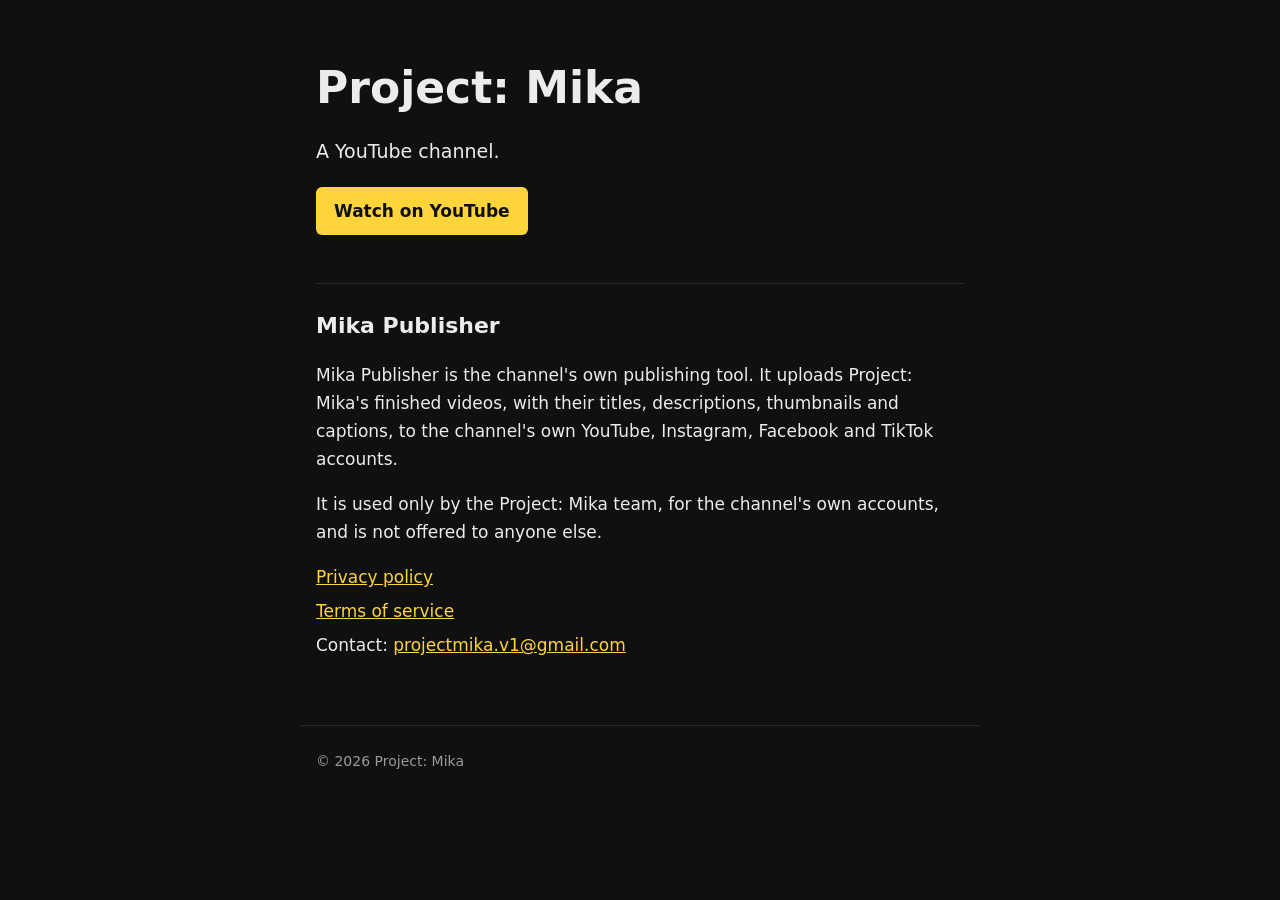
<file: index.html>
<!doctype html>
<html lang="en">
<head>
<meta charset="utf-8">
<meta name="viewport" content="width=device-width, initial-scale=1">
<title>Project: Mika</title>
<meta name="description" content="Project: Mika, a YouTube channel, and Mika Publisher, its publishing tool.">
<link rel="stylesheet" href="style.css">
</head>
<body>
<main>
  <h1>Project: Mika</h1>
  <p class="lead">A YouTube channel.</p>
  <p><a class="button" href="https://www.youtube.com/channel/UCwLaRNS15XTqfv-XRpJlyig">Watch on YouTube</a></p>

  <h2>Mika Publisher</h2>
  <p>Mika Publisher is the channel's own publishing tool. It uploads Project: Mika's finished videos, with their titles, descriptions, thumbnails and captions, to the channel's own YouTube, Instagram, Facebook and TikTok accounts.</p>
  <p>It is used only by the Project: Mika team, for the channel's own accounts, and is not offered to anyone else.</p>
  <ul class="links">
    <li><a href="privacy.html">Privacy policy</a></li>
    <li><a href="terms.html">Terms of service</a></li>
    <li>Contact: <a href="mailto:projectmika.v1@gmail.com">projectmika.v1@gmail.com</a></li>
  </ul>
</main>
<footer>© 2026 Project: Mika</footer>
</body>
</html>
</file>
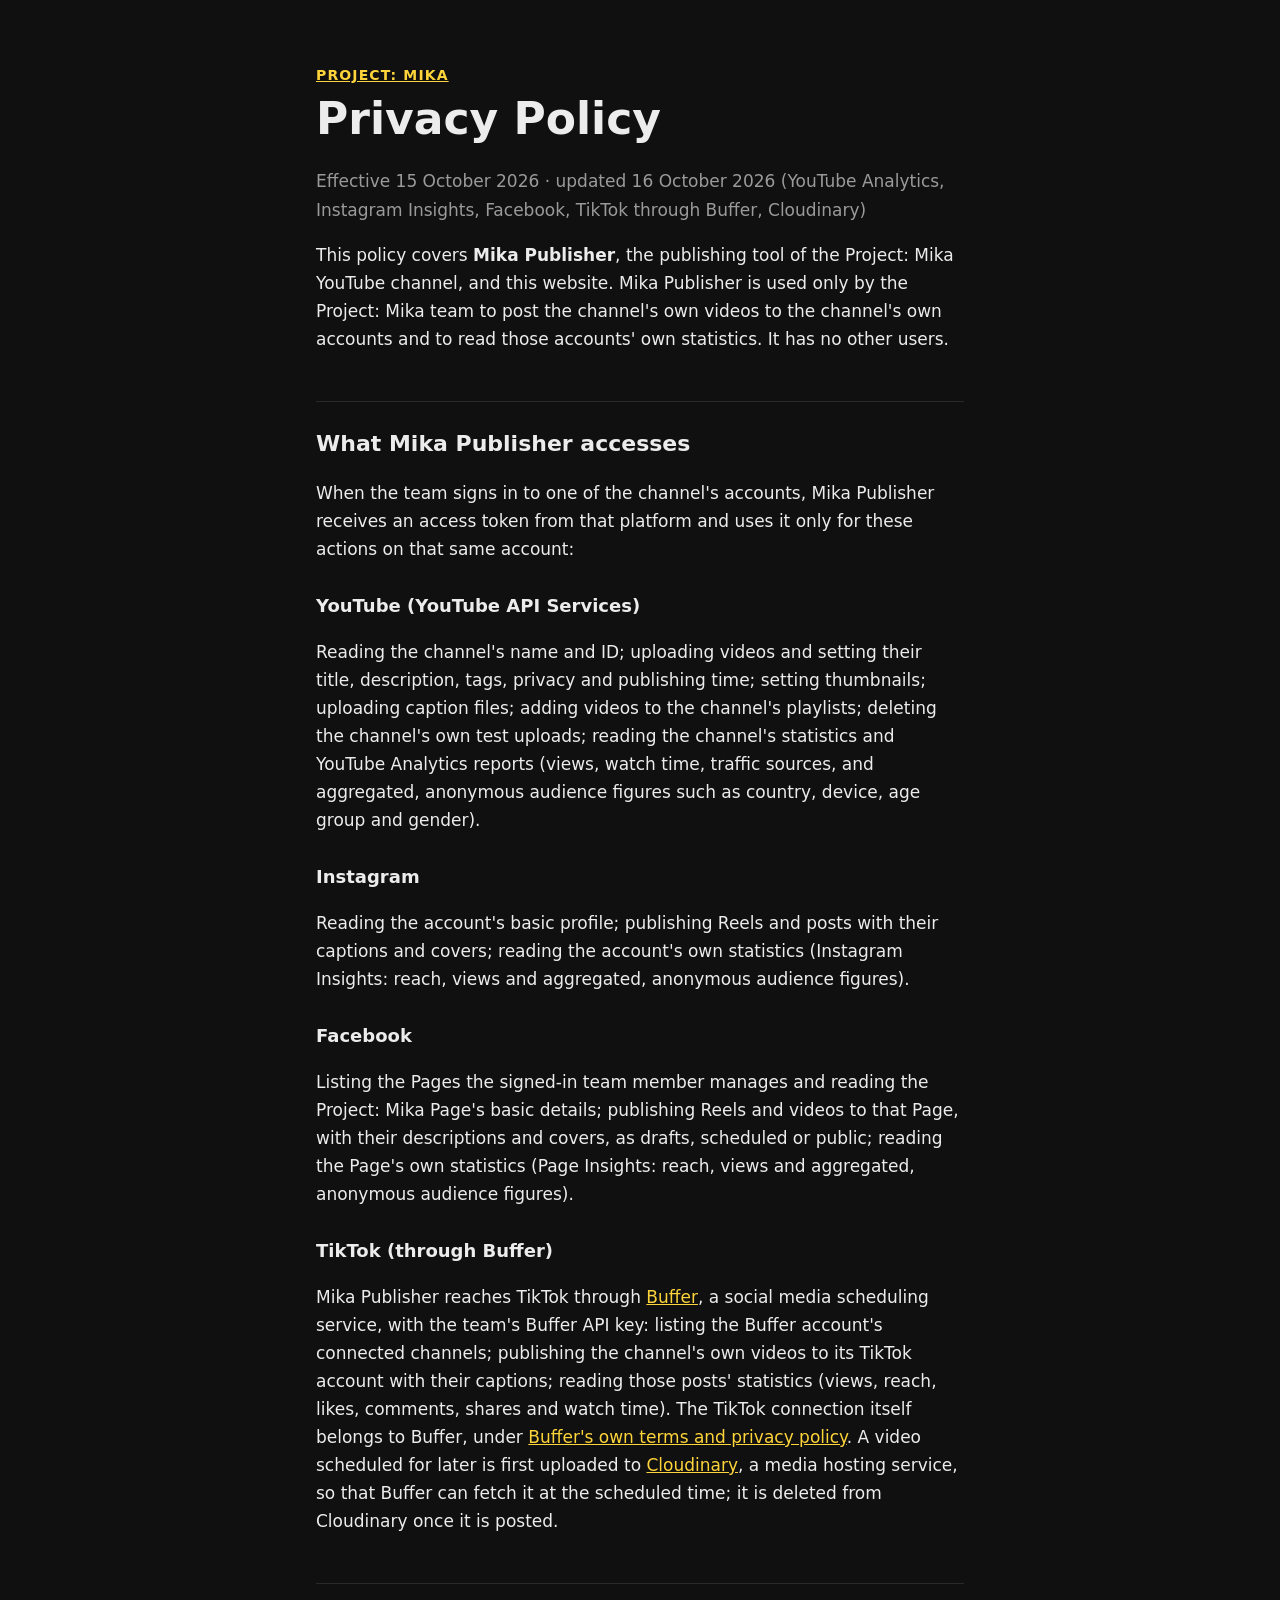
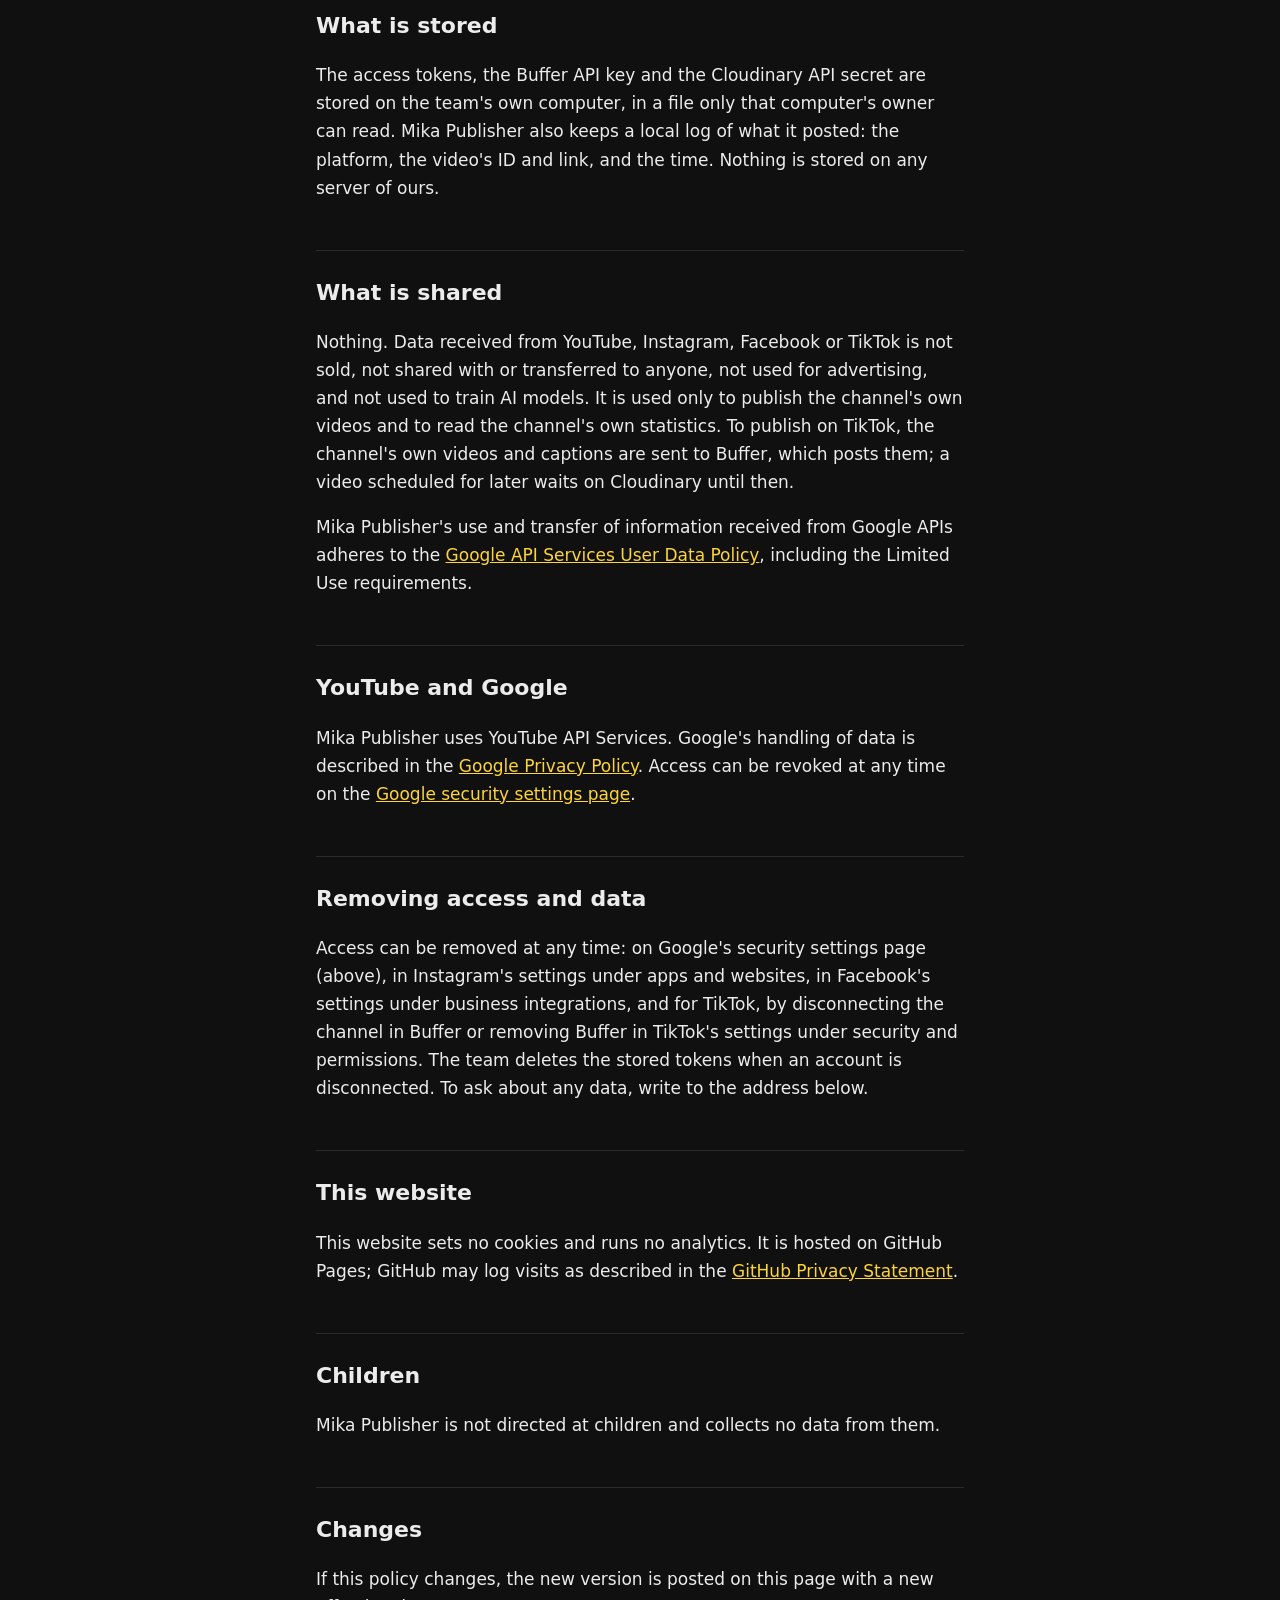
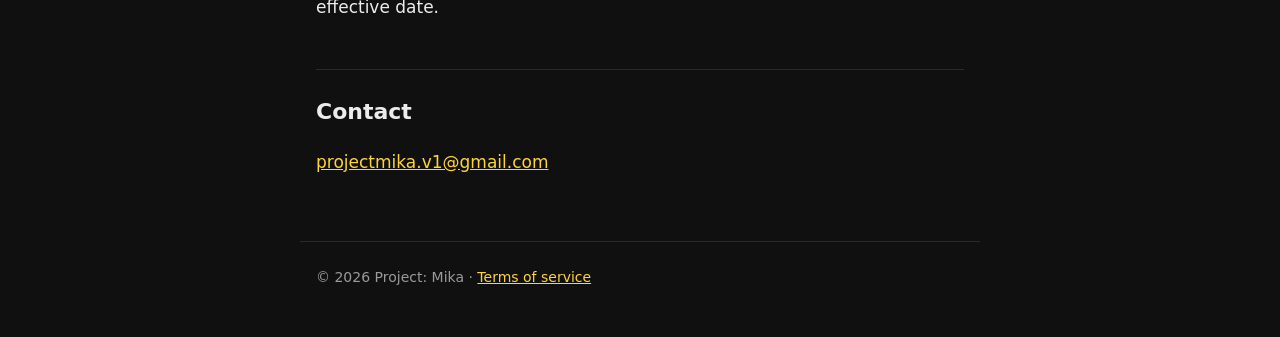
<file: privacy.html>
<!doctype html>
<html lang="en">
<head>
<meta charset="utf-8">
<meta name="viewport" content="width=device-width, initial-scale=1">
<title>Privacy Policy · Project: Mika</title>
<meta name="description" content="How Mika Publisher, Project: Mika's publishing tool, handles data.">
<link rel="stylesheet" href="style.css">
</head>
<body>
<main>
  <p class="kicker"><a href="./">Project: Mika</a></p>
  <h1>Privacy Policy</h1>
  <p class="muted">Effective 15 October 2026 · updated 16 October 2026 (YouTube Analytics, Instagram Insights, Facebook, TikTok through Buffer, Cloudinary)</p>

  <p>This policy covers <strong>Mika Publisher</strong>, the publishing tool of the Project: Mika YouTube channel, and this website. Mika Publisher is used only by the Project: Mika team to post the channel's own videos to the channel's own accounts and to read those accounts' own statistics. It has no other users.</p>

  <h2>What Mika Publisher accesses</h2>
  <p>When the team signs in to one of the channel's accounts, Mika Publisher receives an access token from that platform and uses it only for these actions on that same account:</p>
  <h3>YouTube (YouTube API Services)</h3>
  <p>Reading the channel's name and ID; uploading videos and setting their title, description, tags, privacy and publishing time; setting thumbnails; uploading caption files; adding videos to the channel's playlists; deleting the channel's own test uploads; reading the channel's statistics and YouTube Analytics reports (views, watch time, traffic sources, and aggregated, anonymous audience figures such as country, device, age group and gender).</p>
  <h3>Instagram</h3>
  <p>Reading the account's basic profile; publishing Reels and posts with their captions and covers; reading the account's own statistics (Instagram Insights: reach, views and aggregated, anonymous audience figures).</p>
  <h3>Facebook</h3>
  <p>Listing the Pages the signed-in team member manages and reading the Project: Mika Page's basic details; publishing Reels and videos to that Page, with their descriptions and covers, as drafts, scheduled or public; reading the Page's own statistics (Page Insights: reach, views and aggregated, anonymous audience figures).</p>
  <h3>TikTok (through Buffer)</h3>
  <p>Mika Publisher reaches TikTok through <a href="https://buffer.com">Buffer</a>, a social media scheduling service, with the team's Buffer API key: listing the Buffer account's connected channels; publishing the channel's own videos to its TikTok account with their captions; reading those posts' statistics (views, reach, likes, comments, shares and watch time). The TikTok connection itself belongs to Buffer, under <a href="https://buffer.com/legal">Buffer's own terms and privacy policy</a>. A video scheduled for later is first uploaded to <a href="https://cloudinary.com">Cloudinary</a>, a media hosting service, so that Buffer can fetch it at the scheduled time; it is deleted from Cloudinary once it is posted.</p>

  <h2>What is stored</h2>
  <p>The access tokens, the Buffer API key and the Cloudinary API secret are stored on the team's own computer, in a file only that computer's owner can read. Mika Publisher also keeps a local log of what it posted: the platform, the video's ID and link, and the time. Nothing is stored on any server of ours.</p>

  <h2>What is shared</h2>
  <p>Nothing. Data received from YouTube, Instagram, Facebook or TikTok is not sold, not shared with or transferred to anyone, not used for advertising, and not used to train AI models. It is used only to publish the channel's own videos and to read the channel's own statistics. To publish on TikTok, the channel's own videos and captions are sent to Buffer, which posts them; a video scheduled for later waits on Cloudinary until then.</p>
  <p>Mika Publisher's use and transfer of information received from Google APIs adheres to the <a href="https://developers.google.com/terms/api-services-user-data-policy">Google API Services User Data Policy</a>, including the Limited Use requirements.</p>

  <h2>YouTube and Google</h2>
  <p>Mika Publisher uses YouTube API Services. Google's handling of data is described in the <a href="https://policies.google.com/privacy">Google Privacy Policy</a>. Access can be revoked at any time on the <a href="https://security.google.com/settings/security/permissions">Google security settings page</a>.</p>

  <h2>Removing access and data</h2>
  <p>Access can be removed at any time: on Google's security settings page (above), in Instagram's settings under apps and websites, in Facebook's settings under business integrations, and for TikTok, by disconnecting the channel in Buffer or removing Buffer in TikTok's settings under security and permissions. The team deletes the stored tokens when an account is disconnected. To ask about any data, write to the address below.</p>

  <h2>This website</h2>
  <p>This website sets no cookies and runs no analytics. It is hosted on GitHub Pages; GitHub may log visits as described in the <a href="https://docs.github.com/en/site-policy/privacy-policies/github-general-privacy-statement">GitHub Privacy Statement</a>.</p>

  <h2>Children</h2>
  <p>Mika Publisher is not directed at children and collects no data from them.</p>

  <h2>Changes</h2>
  <p>If this policy changes, the new version is posted on this page with a new effective date.</p>

  <h2>Contact</h2>
  <p><a href="mailto:projectmika.v1@gmail.com">projectmika.v1@gmail.com</a></p>
</main>
<footer>© 2026 Project: Mika · <a href="terms.html">Terms of service</a></footer>
</body>
</html>
</file>
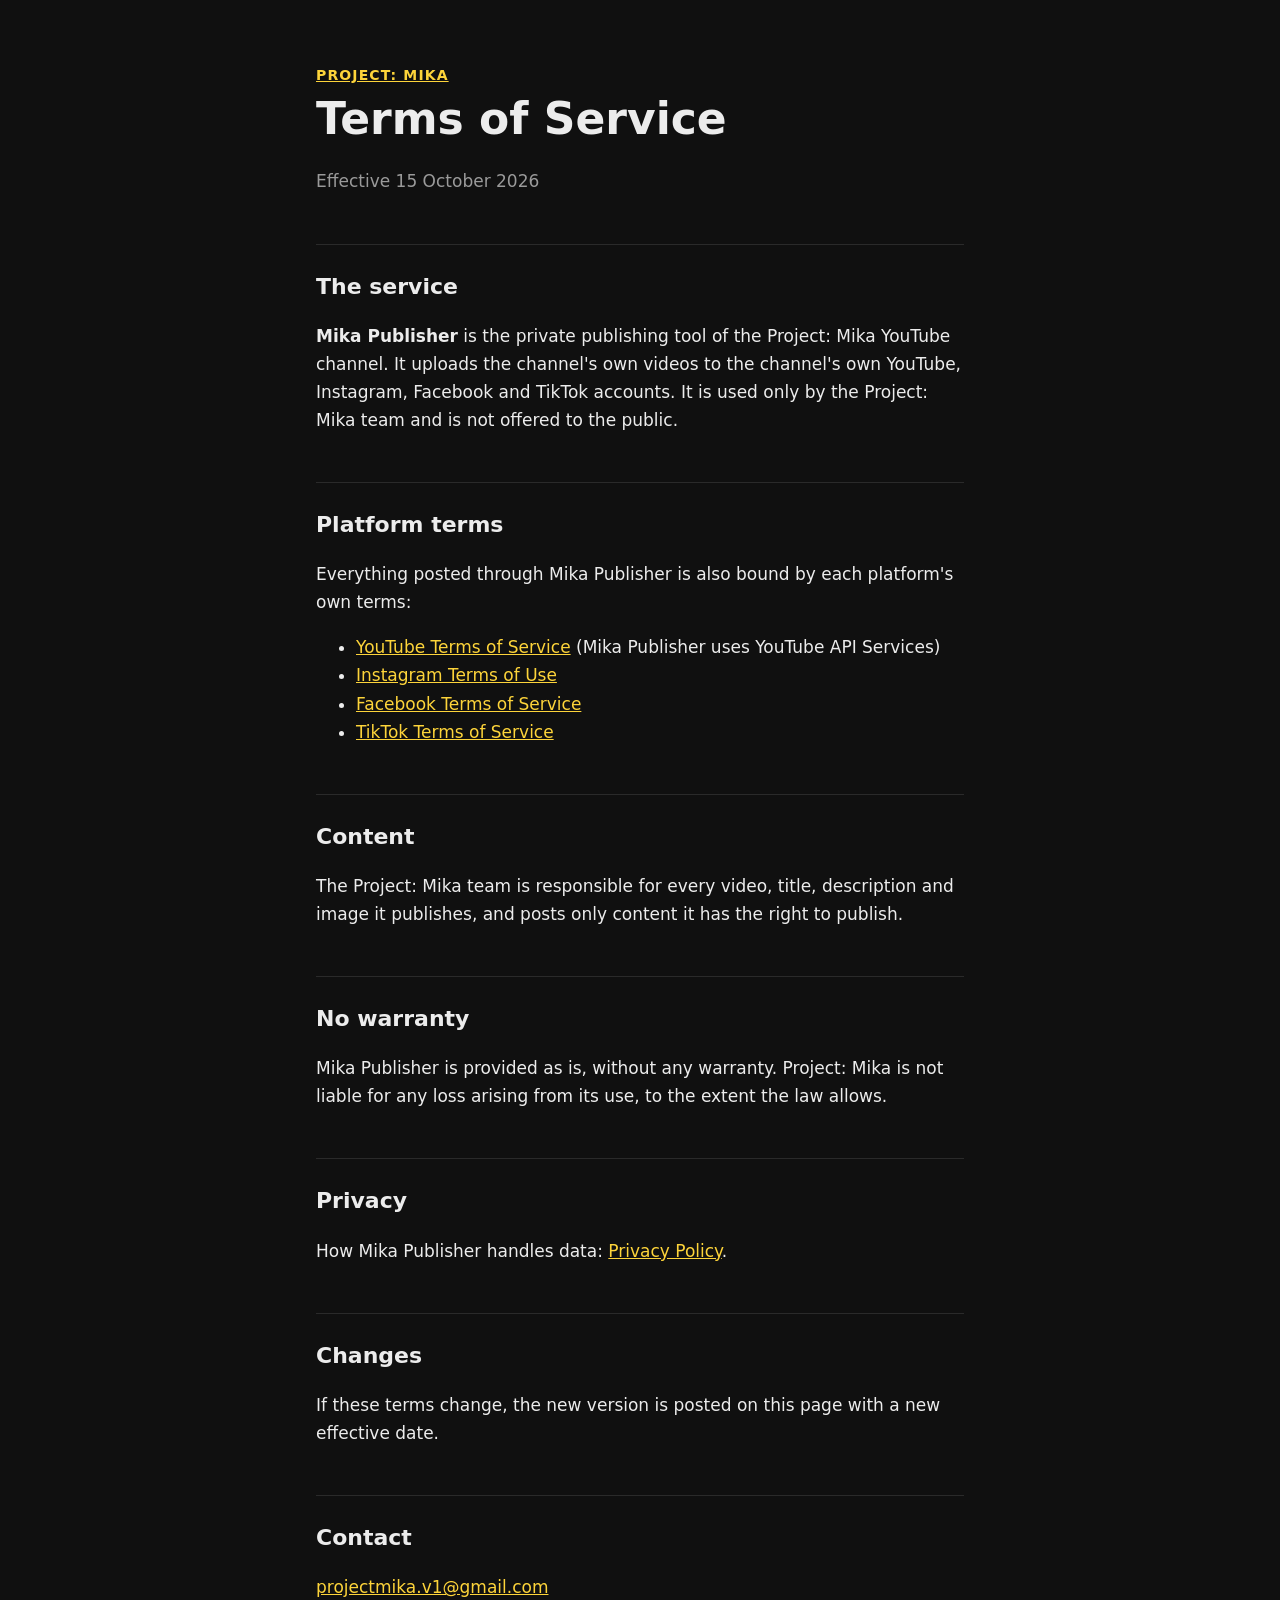
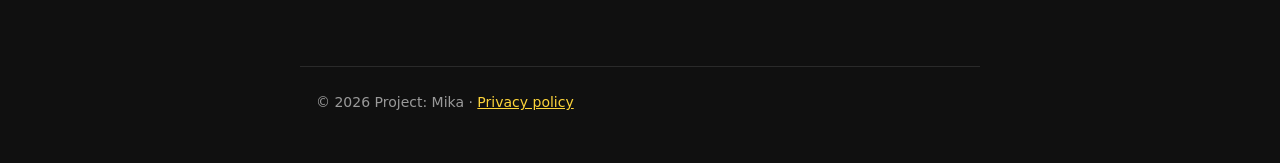
<file: terms.html>
<!doctype html>
<html lang="en">
<head>
<meta charset="utf-8">
<meta name="viewport" content="width=device-width, initial-scale=1">
<title>Terms of Service · Project: Mika</title>
<meta name="description" content="Terms of service of Mika Publisher, Project: Mika's publishing tool.">
<link rel="stylesheet" href="style.css">
</head>
<body>
<main>
  <p class="kicker"><a href="./">Project: Mika</a></p>
  <h1>Terms of Service</h1>
  <p class="muted">Effective 15 October 2026</p>

  <h2>The service</h2>
  <p><strong>Mika Publisher</strong> is the private publishing tool of the Project: Mika YouTube channel. It uploads the channel's own videos to the channel's own YouTube, Instagram, Facebook and TikTok accounts. It is used only by the Project: Mika team and is not offered to the public.</p>

  <h2>Platform terms</h2>
  <p>Everything posted through Mika Publisher is also bound by each platform's own terms:</p>
  <ul>
    <li><a href="https://www.youtube.com/t/terms">YouTube Terms of Service</a> (Mika Publisher uses YouTube API Services)</li>
    <li><a href="https://help.instagram.com/581066165581870">Instagram Terms of Use</a></li>
    <li><a href="https://www.facebook.com/terms">Facebook Terms of Service</a></li>
    <li><a href="https://www.tiktok.com/legal/page/row/terms-of-service/en">TikTok Terms of Service</a></li>
  </ul>

  <h2>Content</h2>
  <p>The Project: Mika team is responsible for every video, title, description and image it publishes, and posts only content it has the right to publish.</p>

  <h2>No warranty</h2>
  <p>Mika Publisher is provided as is, without any warranty. Project: Mika is not liable for any loss arising from its use, to the extent the law allows.</p>

  <h2>Privacy</h2>
  <p>How Mika Publisher handles data: <a href="privacy.html">Privacy Policy</a>.</p>

  <h2>Changes</h2>
  <p>If these terms change, the new version is posted on this page with a new effective date.</p>

  <h2>Contact</h2>
  <p><a href="mailto:projectmika.v1@gmail.com">projectmika.v1@gmail.com</a></p>
</main>
<footer>© 2026 Project: Mika · <a href="privacy.html">Privacy policy</a></footer>
</body>
</html>
</file>
<file: style.css>
:root {
  --bg: #101010;
  --text: #ececec;
  --muted: #9a9a9a;
  --accent: #fdd43a;
  --line: #2a2a2a;
}

* { box-sizing: border-box; }

body {
  margin: 0;
  background: var(--bg);
  color: var(--text);
  font: 17px/1.65 "Space Grotesk", system-ui, -apple-system, "Segoe UI", sans-serif;
}

main, footer {
  max-width: 680px;
  margin: 0 auto;
  padding: 0 16px;
}

main { padding-top: 64px; padding-bottom: 48px; }

.kicker {
  color: var(--accent);
  font-weight: 700;
  letter-spacing: 0.08em;
  text-transform: uppercase;
  font-size: 14px;
  margin: 0 0 8px;
}

h1 { font-size: 44px; line-height: 1.1; margin: 0 0 24px; }
h2 { font-size: 22px; margin: 48px 0 12px; padding-top: 24px; border-top: 1px solid var(--line); }
h3 { font-size: 18px; margin: 28px 0 8px; }

.lead { font-size: 19px; }
.muted { color: var(--muted); }

a { color: var(--accent); }

.button {
  display: inline-block;
  background: var(--accent);
  color: #101010;
  font-weight: 700;
  text-decoration: none;
  padding: 10px 18px;
  border-radius: 6px;
}

.links { list-style: none; padding: 0; }
.links li { margin: 6px 0; }

footer {
  color: var(--muted);
  font-size: 14px;
  padding-top: 24px;
  padding-bottom: 48px;
  border-top: 1px solid var(--line);
}

@media (max-width: 480px) {
  h1 { font-size: 34px; }
  main { padding-top: 40px; }
}
</file>
